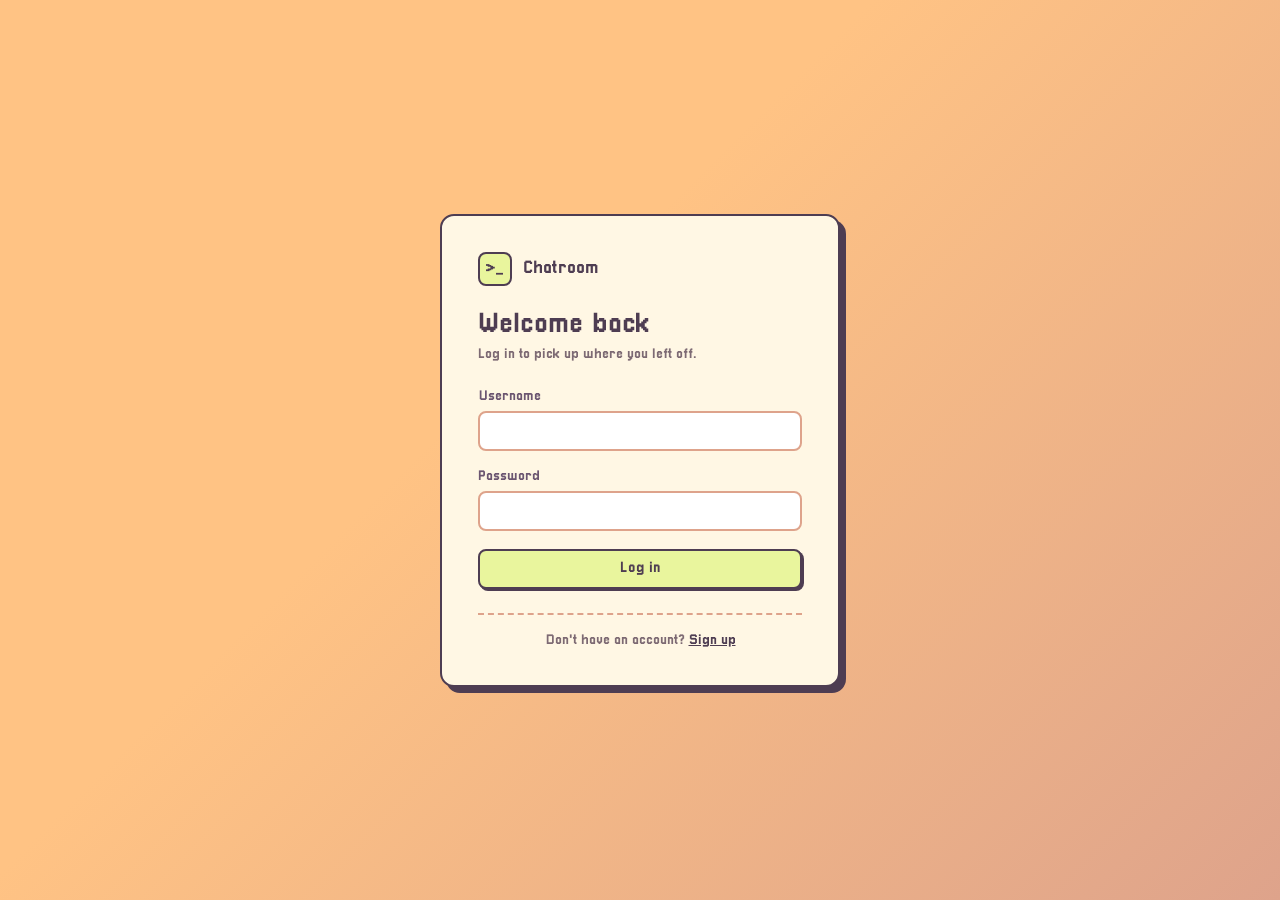
<file: src/main/resources/static/index.html>
<!DOCTYPE html>
<html lang="en">
<head>
    <meta charset="UTF-8">
    <title>Chatroom</title>
    <script>
        window.location.replace(localStorage.getItem('token') ? 'chat.html' : 'login.html');
    </script>
</head>
<body></body>
</html>
</file>
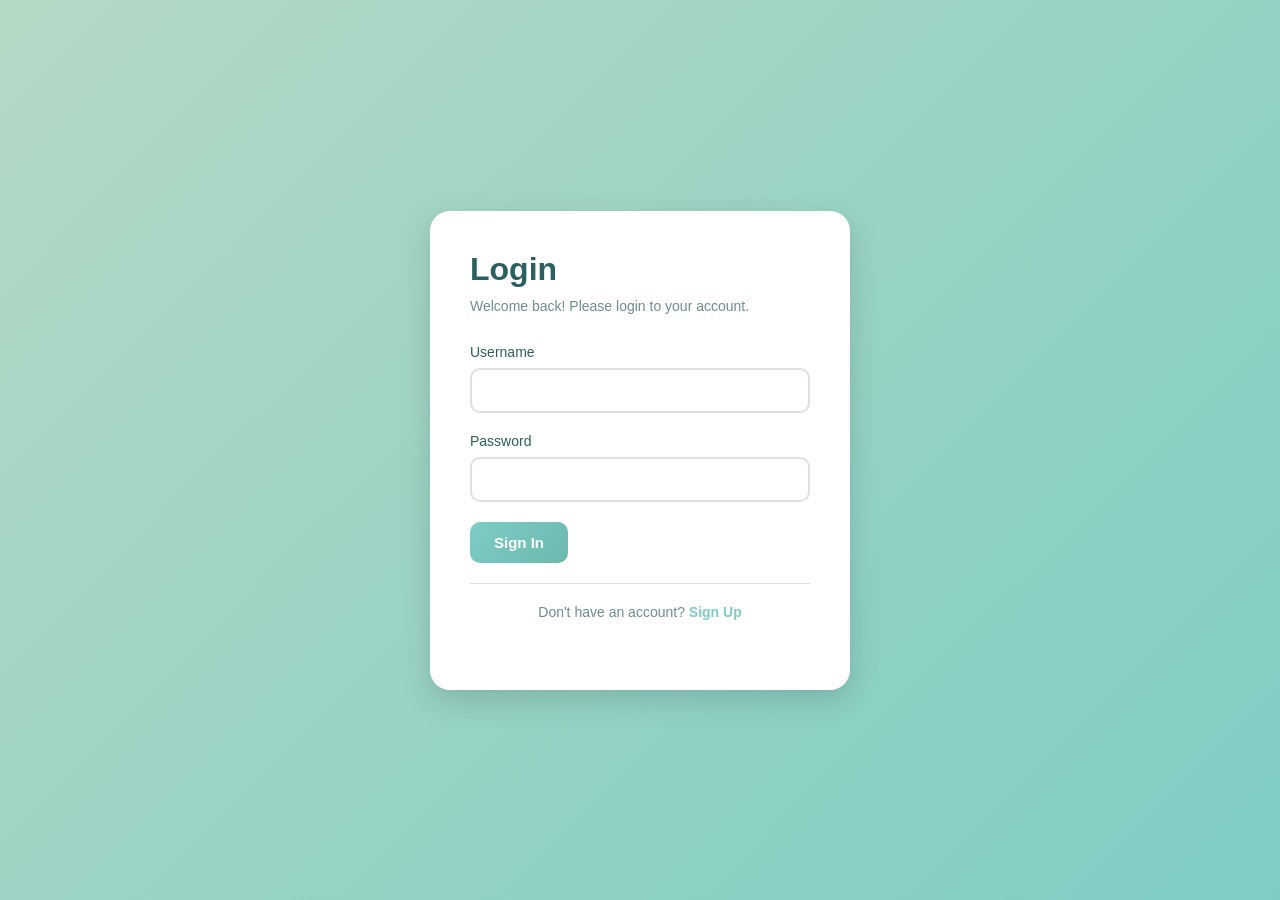
<file: src/main/resources/temp/index.html>
<!DOCTYPE html>
<html lang="en">
<head>
    <meta charset="UTF-8">
    <meta name="viewport" content="width=device-width, initial-scale=1.0">
    <title>Chatroom</title>
</head>
<body>
    <script>
        // Check if user is authenticated
        const token = localStorage.getItem('token');
        if (token) {
            window.location.href = 'chat.html';
        } else {
            window.location.href = 'login.html';
        }
    </script>
</body>
</html>
</file>
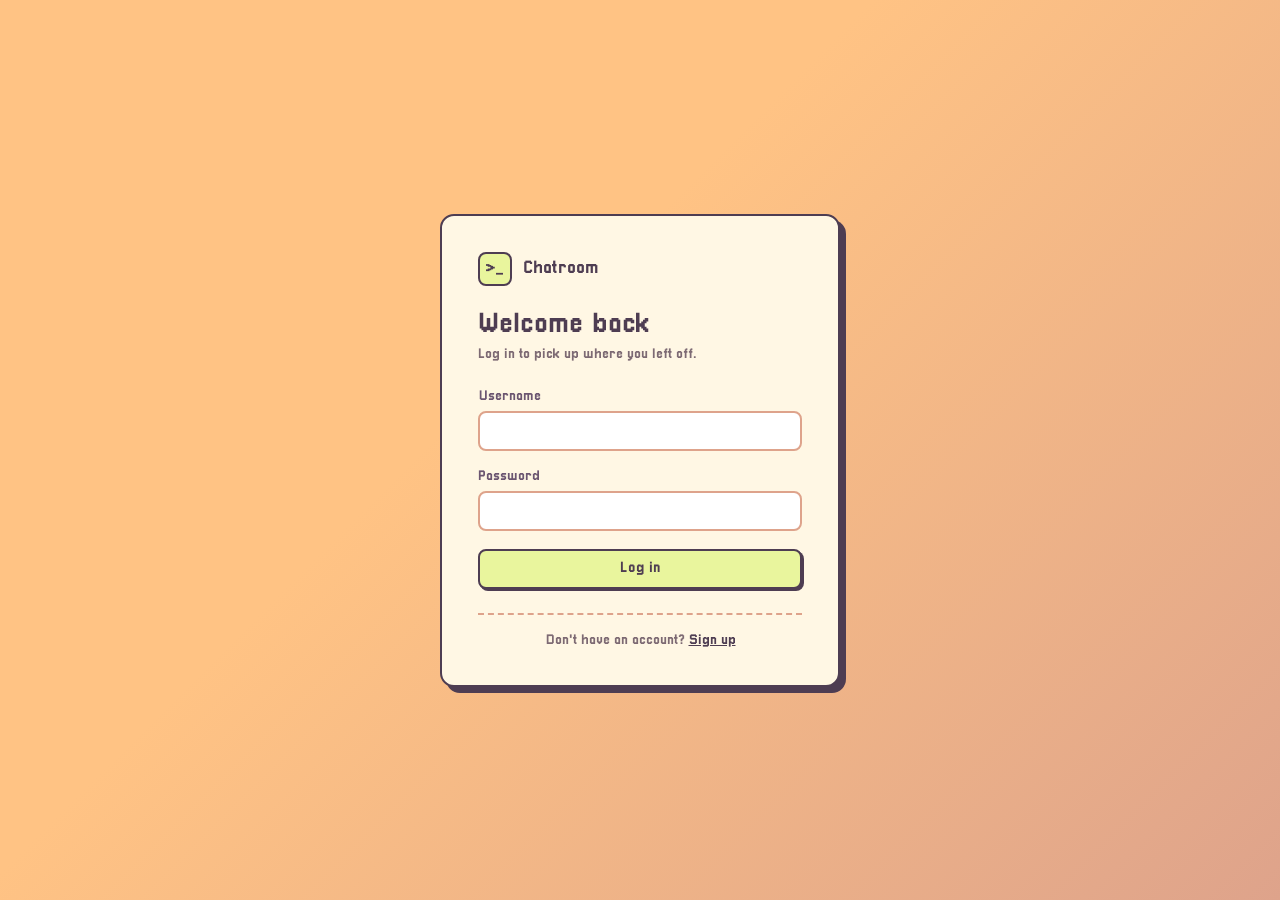
<file: src/main/resources/static/login.html>
<!DOCTYPE html>
<html lang="en">
<head>
    <meta charset="UTF-8">
    <meta name="viewport" content="width=device-width, initial-scale=1.0">
    <title>Login - Chatroom</title>
    <link rel="icon" href="favicon.ico">
    <link rel="stylesheet" href="styles/common.css">
    <link rel="stylesheet" href="styles/auth.css">
</head>
<body>
    <main class="auth-container">
        <div class="auth-box">
            <div class="brand">
                <span class="brand-mark" aria-hidden="true">&gt;_</span>
                <span>Chatroom</span>
            </div>
            <h1>Welcome back</h1>
            <p class="subtitle">Log in to pick up where you left off.</p>

            <form id="loginForm" novalidate>
                <div class="field">
                    <label for="username">Username</label>
                    <input class="input" type="text" id="username" name="username" required autocomplete="username">
                </div>

                <div class="field">
                    <label for="password">Password</label>
                    <input class="input" type="password" id="password" name="password" required autocomplete="current-password">
                </div>

                <div id="errorMessage" class="form-error" role="alert" hidden></div>

                <button type="submit" class="btn btn-primary btn-block">Log in</button>
            </form>

            <div class="auth-footer">
                Don't have an account? <a href="signup.html">Sign up</a>
            </div>
        </div>
    </main>

    <script src="js/config.js"></script>
    <script src="js/api.js"></script>
    <script src="js/auth.js"></script>
</body>
</html>
</file>
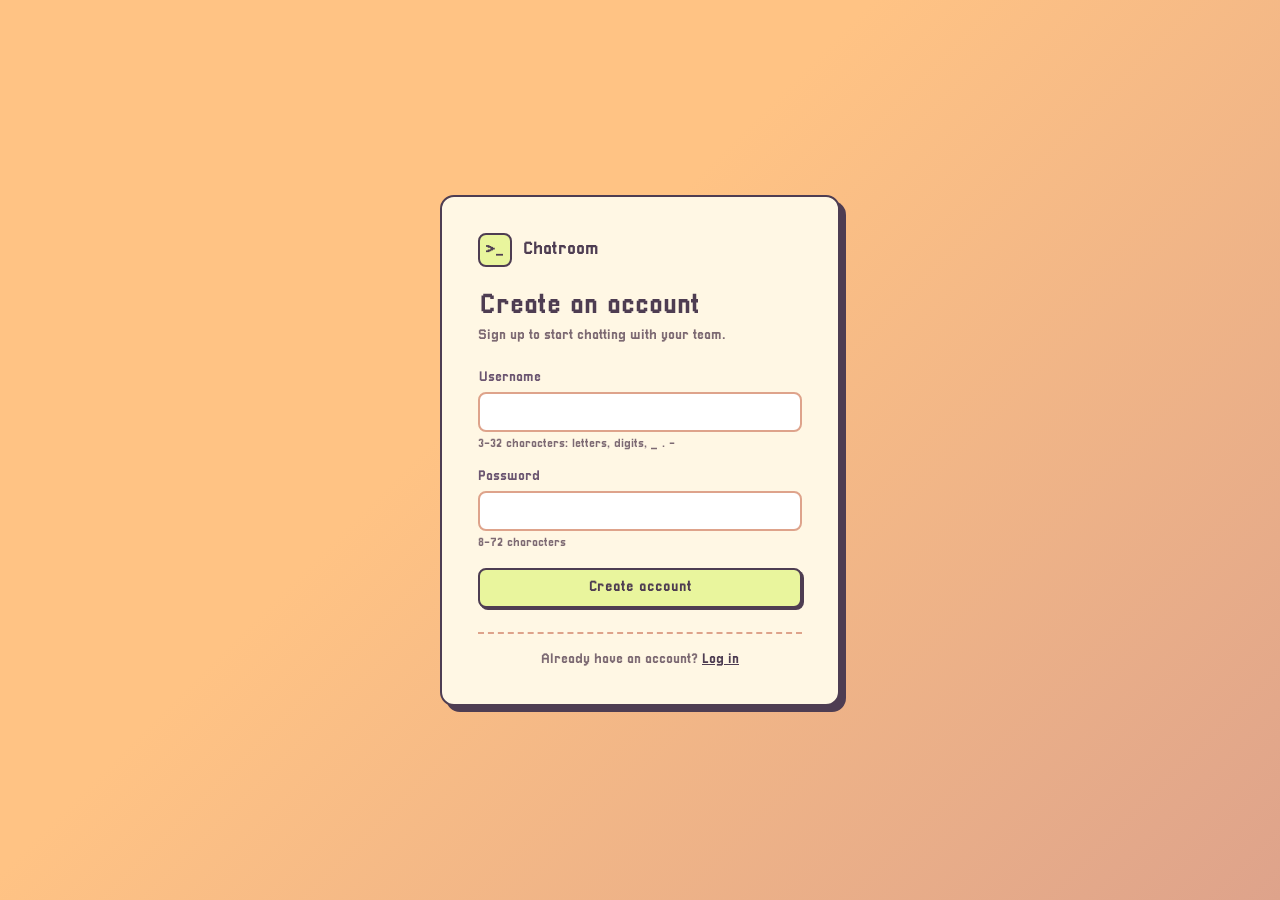
<file: src/main/resources/static/signup.html>
<!DOCTYPE html>
<html lang="en">
<head>
    <meta charset="UTF-8">
    <meta name="viewport" content="width=device-width, initial-scale=1.0">
    <title>Sign Up - Chatroom</title>
    <link rel="icon" href="favicon.ico">
    <link rel="stylesheet" href="styles/common.css">
    <link rel="stylesheet" href="styles/auth.css">
</head>
<body>
    <main class="auth-container">
        <div class="auth-box">
            <div class="brand">
                <span class="brand-mark" aria-hidden="true">&gt;_</span>
                <span>Chatroom</span>
            </div>
            <h1>Create an account</h1>
            <p class="subtitle">Sign up to start chatting with your team.</p>

            <form id="signupForm" novalidate>
                <div class="field">
                    <label for="username">Username</label>
                    <input class="input" type="text" id="username" name="username" required autocomplete="username" minlength="3" maxlength="32" pattern="[A-Za-z0-9_.\-]{3,32}">
                    <p class="hint">3-32 characters: letters, digits, _ . -</p>
                </div>

                <div class="field">
                    <label for="password">Password</label>
                    <input class="input" type="password" id="password" name="password" required autocomplete="new-password" minlength="8" maxlength="72">
                    <p class="hint">8-72 characters</p>
                </div>

                <div id="errorMessage" class="form-error" role="alert" hidden></div>

                <button type="submit" class="btn btn-primary btn-block">Create account</button>
            </form>

            <div class="auth-footer">
                Already have an account? <a href="login.html">Log in</a>
            </div>
        </div>
    </main>

    <script src="js/config.js"></script>
    <script src="js/api.js"></script>
    <script src="js/auth.js"></script>
</body>
</html>
</file>
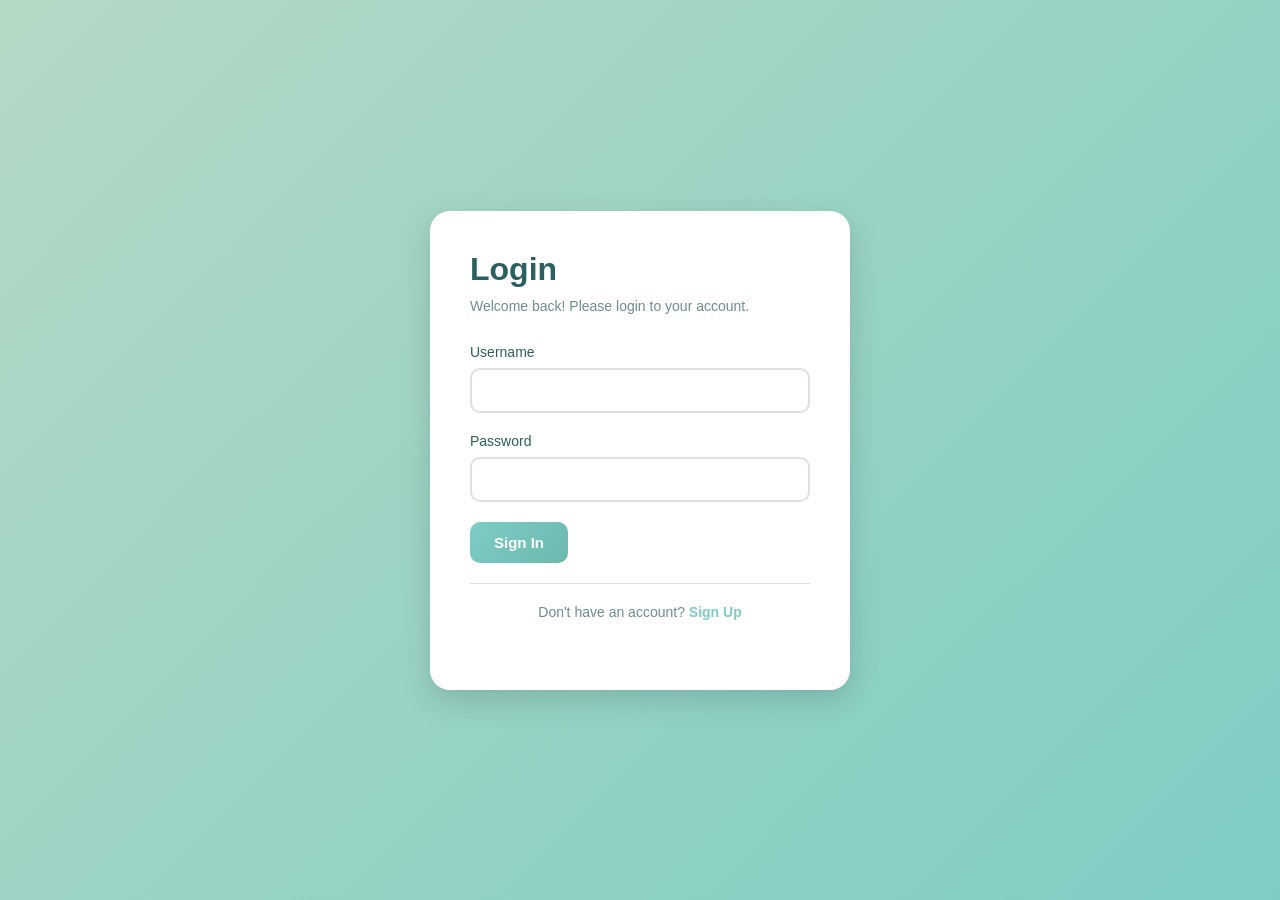
<file: src/main/resources/temp/login.html>
<!DOCTYPE html>
<html lang="en">
<head>
    <meta charset="UTF-8">
    <meta name="viewport" content="width=device-width, initial-scale=1.0">
    <title>Login - Chatroom</title>
    <link rel="stylesheet" href="styles/common.css">
    <link rel="stylesheet" href="styles/auth.css">
</head>
<body>
    <div class="auth-container">
        <div class="auth-box">
            <h1>Login</h1>
            <p>Welcome back! Please login to your account.</p>
            
            <form id="loginForm">
                <div class="input-group">
                    <label for="username">Username</label>
                    <input type="text" id="username" name="username" required autocomplete="username">
                </div>
                
                <div class="input-group">
                    <label for="password">Password</label>
                    <input type="password" id="password" name="password" required autocomplete="current-password">
                </div>
                
                <div id="errorMessage" class="error-message"></div>
                
                <button type="submit" class="btn-primary">Sign In</button>
            </form>
            
            <div class="auth-footer">
                <p>Don't have an account? <a href="signup.html">Sign Up</a></p>
            </div>
        </div>
    </div>
    
    <script src="js/config.js"></script>
    <script src="js/api.js"></script>
    <script src="js/auth.js"></script>
</body>
</html>
</file>
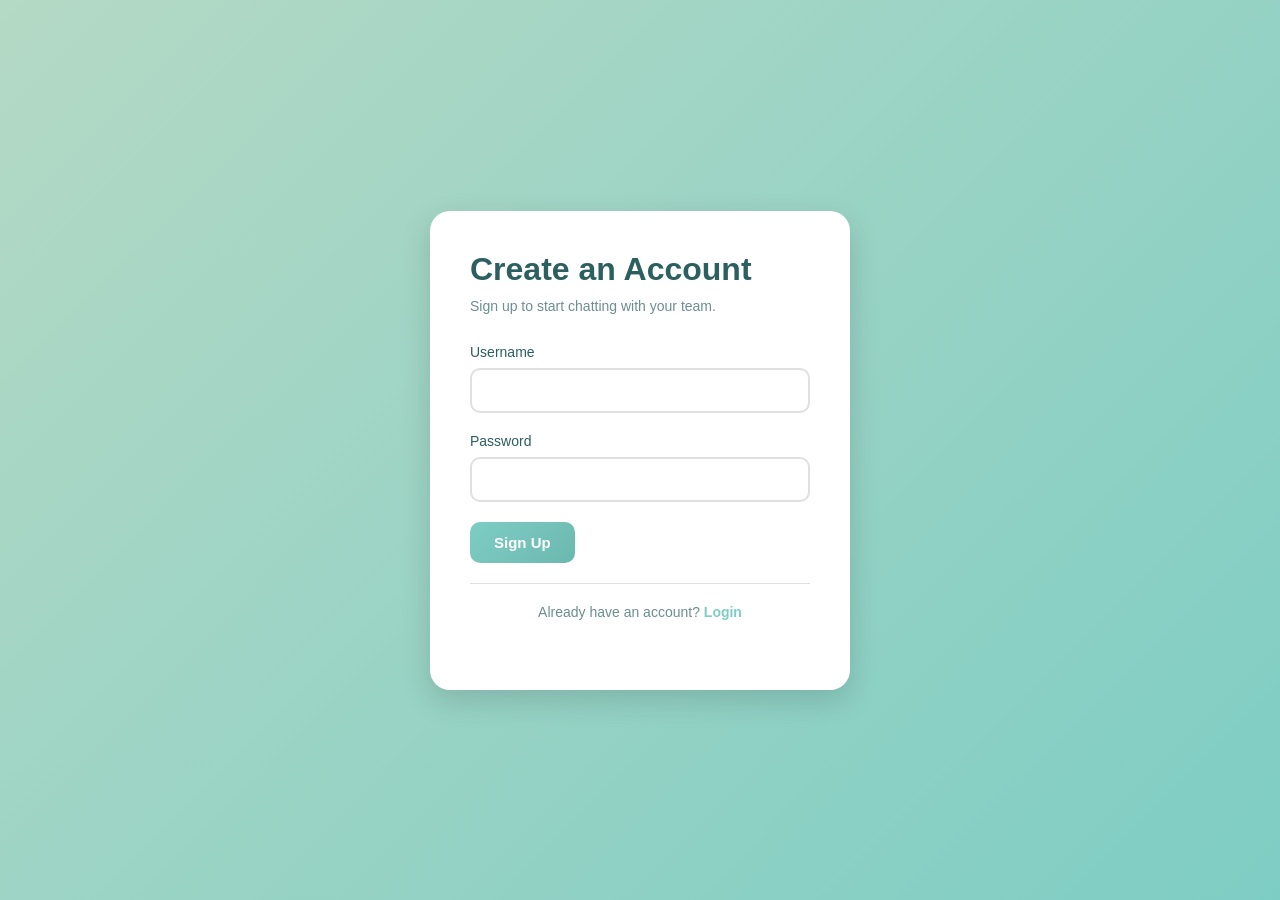
<file: src/main/resources/temp/signup.html>
<!DOCTYPE html>
<html lang="en">
<head>
    <meta charset="UTF-8">
    <meta name="viewport" content="width=device-width, initial-scale=1.0">
    <title>Sign Up - Chatroom</title>
    <link rel="stylesheet" href="styles/common.css">
    <link rel="stylesheet" href="styles/auth.css">
</head>
<body>
    <div class="auth-container">
        <div class="auth-box">
            <h1>Create an Account</h1>
            <p>Sign up to start chatting with your team.</p>
            
            <form id="signupForm">
                <div class="input-group">
                    <label for="username">Username</label>
                    <input type="text" id="username" name="username" required autocomplete="username">
                </div>
                
                <div class="input-group">
                    <label for="password">Password</label>
                    <input type="password" id="password" name="password" required autocomplete="new-password">
                </div>
                
                <div id="errorMessage" class="error-message"></div>
                
                <button type="submit" class="btn-primary">Sign Up</button>
            </form>
            
            <div class="auth-footer">
                <p>Already have an account? <a href="login.html">Login</a></p>
            </div>
        </div>
    </div>
    
    <script src="js/config.js"></script>
    <script src="js/api.js"></script>
    <script src="js/auth.js"></script>
</body>
</html>
</file>
<file: src/main/resources/static/styles/common.css>
/* One token set for every page */
:root {
    --violet: #6c5671;
    --violet-dark: #4e3d52;
    --cream: #fff7e4;
    --peach: #ffe6c6;
    --brown: #dea38b;
    --ink: #28282e;
    --orange: #ffc384;
    --green: #b0eb93;
    --lime: #e9f59d;
    --grey: #d9c8bf;
    --danger: #c0504d;
    --danger-bg: #fadbd8;

    --text: var(--ink);
    --text-muted: #7d6a73;
    --surface: var(--cream);
    --surface-2: var(--peach);
    --border: var(--brown);
    --radius: 8px;
    --shadow: 3px 3px 0 var(--violet-dark);
    --shadow-sm: 2px 2px 0 var(--violet-dark);
    --font: 'Pixellari', ui-monospace, 'Segoe UI', sans-serif;
}

@font-face {
    font-family: 'Pixellari';
    src: url('../resources/font/Pixellari.ttf') format('truetype');
    font-display: swap;
}

*, *::before, *::after {
    margin: 0;
    padding: 0;
    box-sizing: border-box;
}

html, body {
    height: 100%;
}

body {
    font-family: var(--font);
    font-size: 15px;
    color: var(--text);
    background: linear-gradient(135deg, var(--orange) 40%, var(--brown) 100%);
    -webkit-font-smoothing: none;
}

button, input, textarea, select {
    font: inherit;
    color: inherit;
}

button {
    cursor: pointer;
}

:focus-visible {
    outline: 2px dashed var(--violet);
    outline-offset: 2px;
}

[hidden] {
    display: none !important;
}

/* Scrollbars */
* {
    scrollbar-width: thin;
    scrollbar-color: var(--brown) transparent;
}

/* Buttons */
.btn {
    display: inline-flex;
    align-items: center;
    justify-content: center;
    gap: 8px;
    padding: 10px 18px;
    border: 2px solid var(--violet-dark);
    border-radius: var(--radius);
    background: var(--surface);
    color: var(--violet-dark);
    box-shadow: var(--shadow-sm);
    transition: transform 0.08s, box-shadow 0.08s, background 0.15s;
    white-space: nowrap;
}

.btn:hover:not(:disabled) {
    transform: translate(-1px, -1px);
    box-shadow: var(--shadow);
}

.btn:active:not(:disabled) {
    transform: translate(2px, 2px);
    box-shadow: none;
}

.btn:disabled {
    opacity: 0.55;
    cursor: not-allowed;
}

.btn-primary {
    background: var(--lime);
}

.btn-danger {
    background: var(--danger);
    color: var(--cream);
}

.btn-block {
    width: 100%;
}

.btn-sm {
    padding: 6px 12px;
    font-size: 13px;
}

.icon-btn {
    display: inline-flex;
    align-items: center;
    justify-content: center;
    width: 36px;
    height: 36px;
    flex-shrink: 0;
    border: 2px solid transparent;
    border-radius: var(--radius);
    background: transparent;
    color: var(--violet);
    transition: background 0.15s, border-color 0.15s;
}

.icon-btn:hover {
    background: var(--surface-2);
    border-color: var(--border);
}

.icon-btn.danger:hover {
    color: var(--danger);
}

.icon-btn svg {
    width: 18px;
    height: 18px;
}

/* Form fields */
.field {
    margin-bottom: 18px;
}

.field label {
    display: block;
    margin-bottom: 6px;
    color: var(--violet);
    font-size: 14px;
}

.field .hint {
    margin-top: 6px;
    color: var(--text-muted);
    font-size: 12px;
}

.input {
    width: 100%;
    padding: 10px 14px;
    border: 2px solid var(--border);
    border-radius: var(--radius);
    background: #fff;
    color: var(--ink);
    transition: border-color 0.15s, box-shadow 0.15s;
}

.input:focus {
    outline: none;
    border-color: var(--violet);
    box-shadow: var(--shadow-sm);
}

.input::placeholder {
    color: var(--text-muted);
}

.form-error {
    margin-bottom: 16px;
    padding: 10px 12px;
    border: 2px solid var(--danger);
    border-radius: var(--radius);
    background: var(--danger-bg);
    color: var(--danger);
    font-size: 14px;
}

/* Avatars: image with initials fallback underneath */
.avatar {
    position: relative;
    display: inline-flex;
    align-items: center;
    justify-content: center;
    width: 36px;
    height: 36px;
    flex-shrink: 0;
    overflow: hidden;
    border: 2px solid var(--violet-dark);
    border-radius: var(--radius);
    background: var(--orange);
    color: var(--violet-dark);
    font-size: 16px;
    text-transform: uppercase;
    user-select: none;
}

.avatar img {
    position: absolute;
    inset: 0;
    width: 100%;
    height: 100%;
    object-fit: cover;
}

.avatar.sm {
    width: 28px;
    height: 28px;
    font-size: 13px;
}

/* Modals */
.modal {
    position: fixed;
    inset: 0;
    z-index: 1000;
    display: none;
    align-items: center;
    justify-content: center;
    padding: 20px;
    background: rgba(40, 40, 46, 0.55);
}

.modal.show {
    display: flex;
}

.modal-content {
    display: flex;
    flex-direction: column;
    width: 100%;
    max-width: 460px;
    max-height: calc(100vh - 40px);
    border: 2px solid var(--violet-dark);
    border-radius: 12px;
    background: var(--surface);
    box-shadow: 6px 6px 0 var(--violet-dark);
    animation: pop 0.12s ease-out;
}

.modal-content.wide {
    max-width: 900px;
}

@keyframes pop {
    from { transform: scale(0.96); opacity: 0; }
    to { transform: scale(1); opacity: 1; }
}

.modal-header {
    display: flex;
    align-items: center;
    justify-content: space-between;
    gap: 12px;
    padding: 16px 20px;
    border-bottom: 2px solid var(--border);
}

.modal-header h3 {
    overflow: hidden;
    color: var(--violet-dark);
    font-size: 18px;
    font-weight: normal;
    text-overflow: ellipsis;
    white-space: nowrap;
}

.modal-body {
    overflow-y: auto;
    padding: 20px;
}

.modal-footer {
    display: flex;
    justify-content: flex-end;
    gap: 10px;
    padding: 14px 20px;
    border-top: 2px solid var(--border);
}

/* Toasts */
.toast-stack {
    position: fixed;
    right: 20px;
    bottom: 20px;
    z-index: 2000;
    display: flex;
    flex-direction: column;
    gap: 10px;
    pointer-events: none;
}

.toast {
    max-width: 340px;
    padding: 12px 16px;
    border: 2px solid var(--violet-dark);
    border-radius: var(--radius);
    background: var(--surface);
    box-shadow: var(--shadow);
    font-size: 14px;
    animation: pop 0.12s ease-out;
}

.toast.error {
    border-color: var(--danger);
    background: var(--danger-bg);
    color: var(--danger);
}

.toast.success {
    background: var(--green);
}
</file>
<file: src/main/resources/static/styles/auth.css>
.auth-container {
    display: flex;
    align-items: center;
    justify-content: center;
    min-height: 100vh;
    padding: 20px;
}

.auth-box {
    width: 100%;
    max-width: 400px;
    padding: 36px;
    border: 2px solid var(--violet-dark);
    border-radius: 14px;
    background: var(--surface);
    box-shadow: 6px 6px 0 var(--violet-dark);
}

.brand {
    display: flex;
    align-items: center;
    gap: 10px;
    margin-bottom: 24px;
    color: var(--violet-dark);
    font-size: 18px;
}

.brand-mark {
    display: inline-flex;
    align-items: center;
    justify-content: center;
    width: 34px;
    height: 34px;
    border: 2px solid var(--violet-dark);
    border-radius: var(--radius);
    background: var(--lime);
    font-size: 14px;
}

.auth-box h1 {
    margin-bottom: 6px;
    color: var(--violet-dark);
    font-size: 28px;
    font-weight: normal;
}

.subtitle {
    margin-bottom: 26px;
    color: var(--text-muted);
    font-size: 14px;
}

.auth-footer {
    margin-top: 24px;
    padding-top: 18px;
    border-top: 2px dashed var(--border);
    color: var(--text-muted);
    font-size: 14px;
    text-align: center;
}

.auth-footer a {
    color: var(--violet-dark);
}
</file>
<file: src/main/resources/temp/styles/common.css>
:root {
    --pink: #F4C7C3;
    --teal: #7ECDC4;
    --light-green: #B4D9C5;
    --sage: #A8D5BA;
    --cream: #FFF9F5;
    --dark-teal: #2C5F5F;
    --medium-teal: #6B8E8E;
    --light-gray: #E0E0E0;
    --white: #FFFFFF;
}

* {
    margin: 0;
    padding: 0;
    box-sizing: border-box;
}

body {
    font-family: -apple-system, BlinkMacSystemFont, 'Segoe UI', Roboto, Oxygen, Ubuntu, Cantarell, sans-serif;
    background: linear-gradient(135deg, var(--light-green) 0%, var(--teal) 100%);
    min-height: 100vh;
}

.btn-primary {
    padding: 12px 24px;
    background: linear-gradient(135deg, var(--teal) 0%, #6BB8AF 100%);
    color: white;
    border: none;
    border-radius: 10px;
    font-size: 15px;
    font-weight: 600;
    cursor: pointer;
    transition: all 0.3s;
}

.btn-primary:hover {
    transform: translateY(-2px);
    box-shadow: 0 4px 12px rgba(126, 205, 196, 0.4);
}

.btn-secondary {
    padding: 12px 24px;
    background: var(--light-gray);
    color: var(--dark-teal);
    border: none;
    border-radius: 10px;
    font-size: 15px;
    font-weight: 600;
    cursor: pointer;
    transition: all 0.3s;
}

.btn-secondary:hover {
    background: #D0D0D0;
}

.icon-btn {
    background: transparent;
    border: none;
    cursor: pointer;
    padding: 8px;
    border-radius: 8px;
    color: var(--medium-teal);
    transition: all 0.3s;
    display: flex;
    align-items: center;
    justify-content: center;
}

.icon-btn:hover {
    background: var(--cream);
    color: var(--dark-teal);
}

.icon-btn-small {
    background: transparent;
    border: none;
    cursor: pointer;
    padding: 4px 8px;
    font-size: 20px;
    color: var(--medium-teal);
}

.icon-btn-small:hover {
    color: var(--dark-teal);
}

.input-group {
    margin-bottom: 20px;
}

.input-group label {
    display: block;
    color: var(--dark-teal);
    font-weight: 500;
    margin-bottom: 8px;
    font-size: 14px;
}

.input-group input {
    width: 100%;
    padding: 12px 16px;
    border: 2px solid var(--light-gray);
    border-radius: 10px;
    font-size: 15px;
    transition: all 0.3s;
}

.input-group input:focus {
    outline: none;
    border-color: var(--teal);
    background: #F9FFFE;
}

.error-message {
    color: #E74C3C;
    background: #FADBD8;
    padding: 10px;
    border-radius: 8px;
    margin-bottom: 15px;
    font-size: 14px;
    display: none;
}

.error-message.show {
    display: block;
}

.modal {
    display: none;
    position: fixed;
    z-index: 1000;
    left: 0;
    top: 0;
    width: 100%;
    height: 100%;
    background: rgba(0, 0, 0, 0.5);
    backdrop-filter: blur(4px);
}

.modal.show {
    display: flex;
    align-items: center;
    justify-content: center;
}

.modal-content {
    background: white;
    border-radius: 15px;
    width: 90%;
    max-width: 500px;
    box-shadow: 0 10px 40px rgba(0, 0, 0, 0.2);
}

.modal-header {
    padding: 20px 24px;
    border-bottom: 1px solid var(--light-gray);
    display: flex;
    justify-content: space-between;
    align-items: center;
}

.modal-header h3 {
    color: var(--dark-teal);
    font-size: 20px;
}

.modal-close {
    background: none;
    border: none;
    font-size: 28px;
    color: var(--medium-teal);
    cursor: pointer;
    line-height: 1;
}

.modal-body {
    padding: 24px;
}

.modal-footer {
    padding: 16px 24px;
    border-top: 1px solid var(--light-gray);
    display: flex;
    justify-content: flex-end;
    gap: 12px;
}
</file>
<file: src/main/resources/temp/styles/auth.css>
.auth-container {
    display: flex;
    align-items: center;
    justify-content: center;
    min-height: 100vh;
    padding: 20px;
}

.auth-box {
    background: white;
    padding: 40px;
    border-radius: 20px;
    box-shadow: 0 10px 30px rgba(0, 0, 0, 0.15);
    width: 100%;
    max-width: 420px;
}

.auth-box h1 {
    color: var(--dark-teal);
    margin-bottom: 10px;
    font-size: 32px;
}

.auth-box p {
    color: var(--medium-teal);
    margin-bottom: 30px;
    font-size: 14px;
}

.auth-box form {
    margin-bottom: 20px;
}

.auth-footer {
    text-align: center;
    padding-top: 20px;
    border-top: 1px solid var(--light-gray);
}

.auth-footer p {
    color: var(--medium-teal);
    font-size: 14px;
}

.auth-footer a {
    color: var(--teal);
    text-decoration: none;
    font-weight: 600;
}

.auth-footer a:hover {
    text-decoration: underline;
}
</file>
